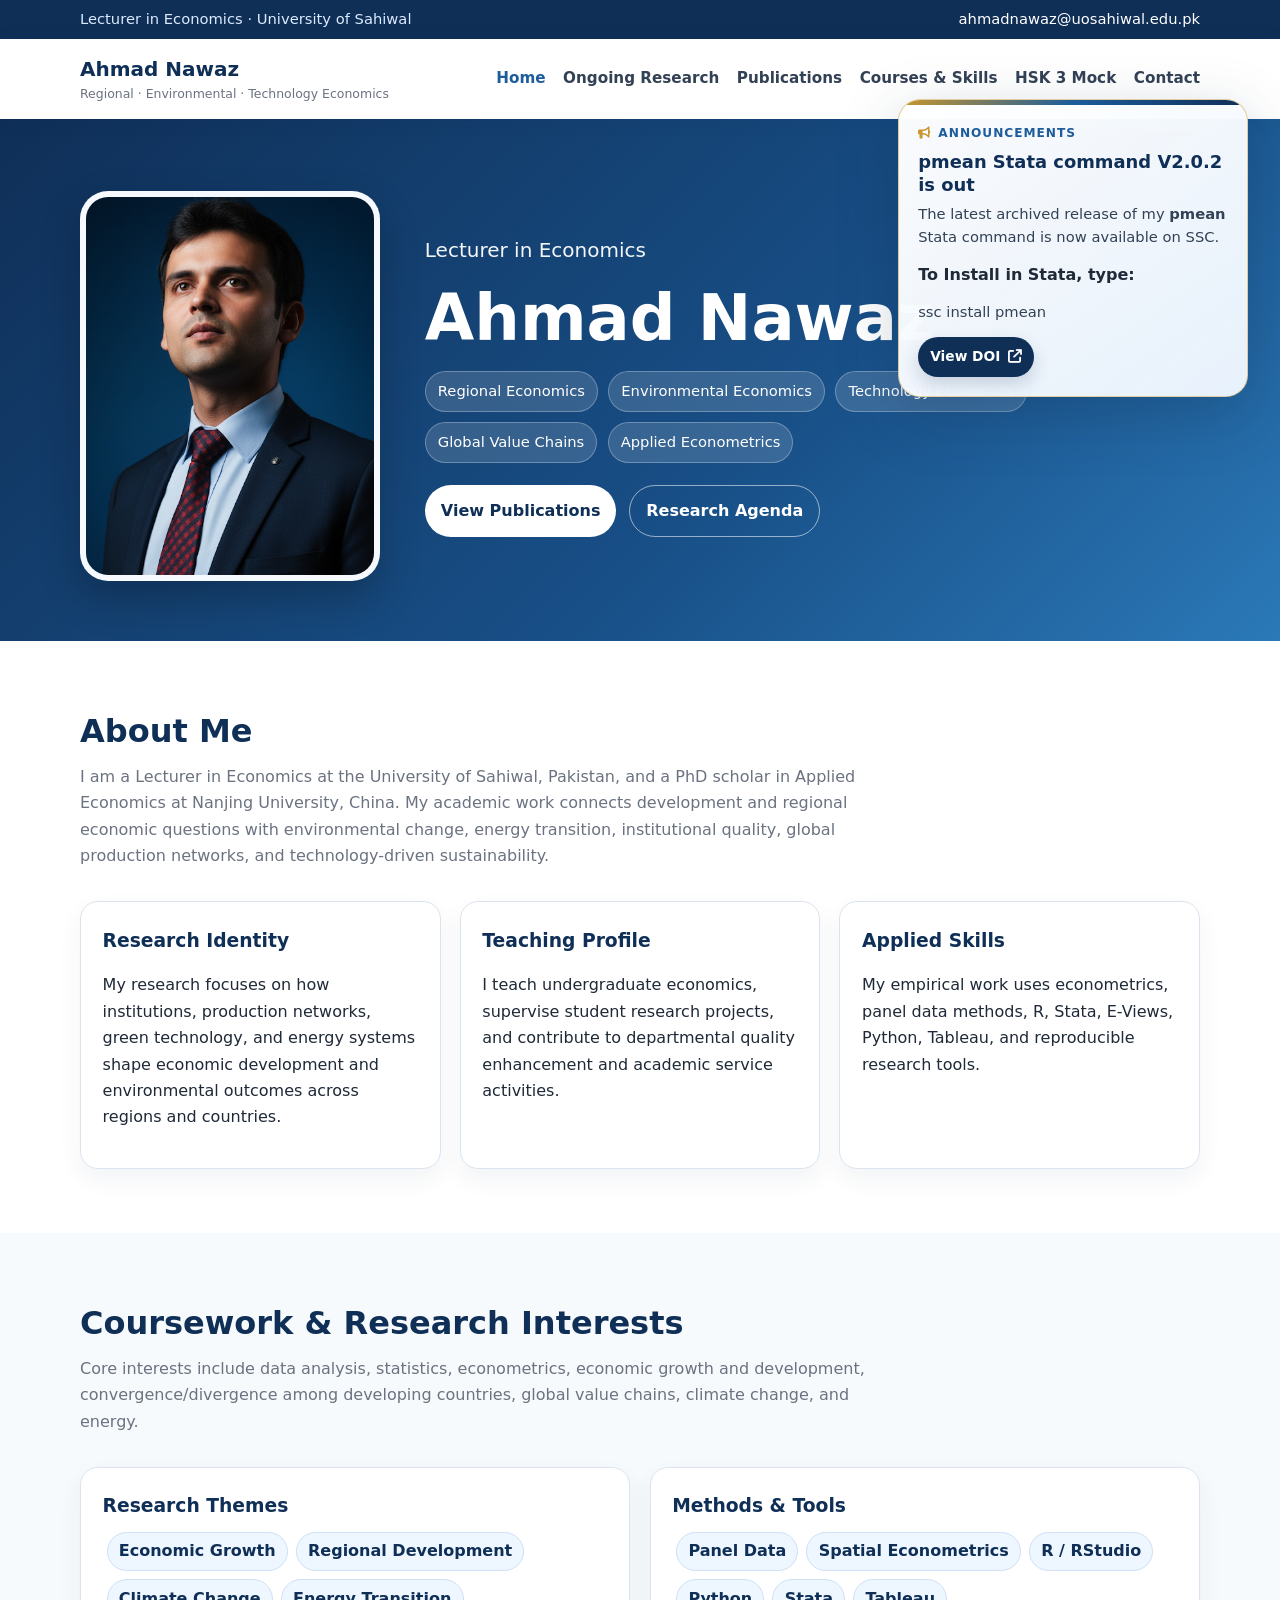
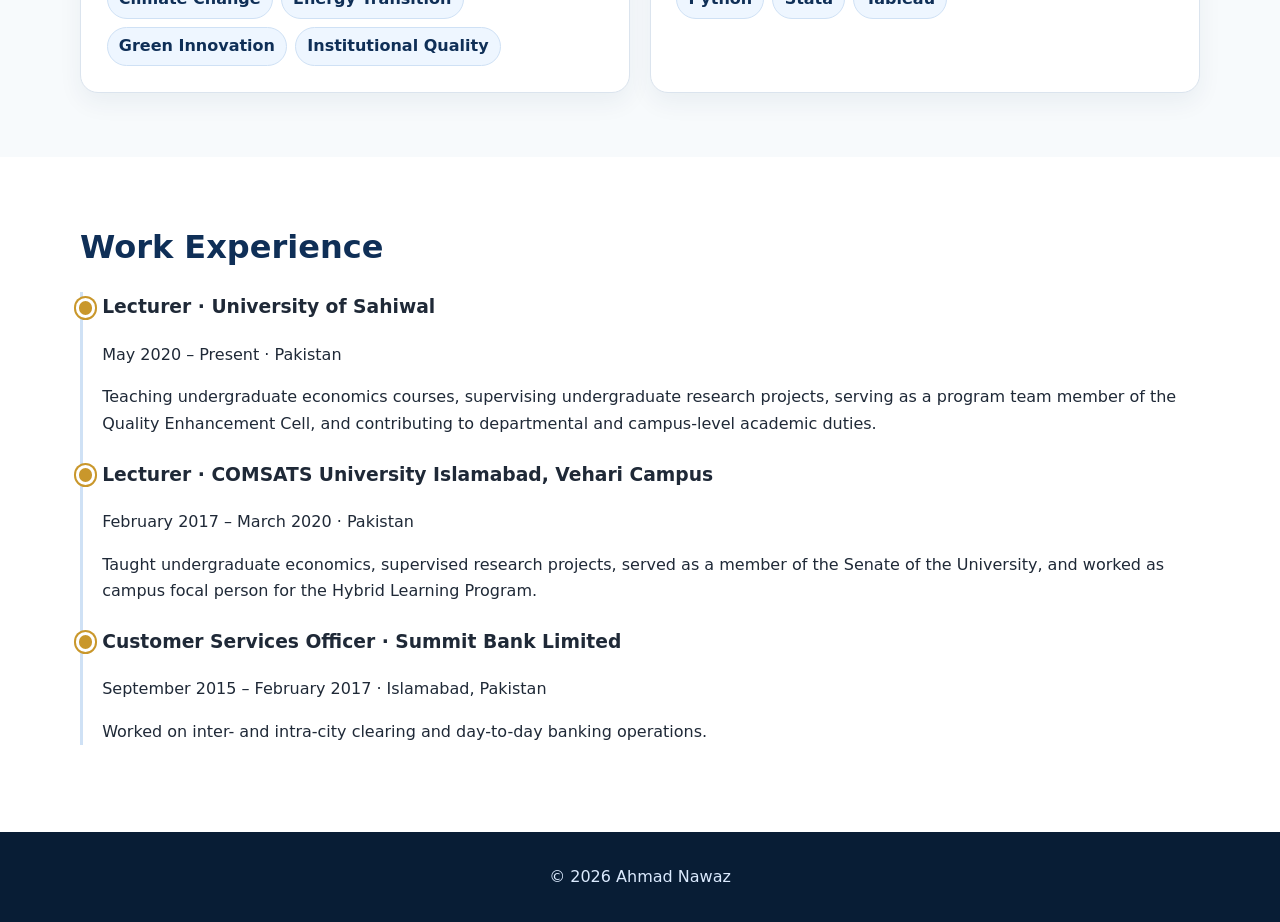
<file: index.html>
<!DOCTYPE html><html lang="en"><head><meta charset="UTF-8"><meta name="viewport" content="width=device-width, initial-scale=1.0"><title>Ahmad Nawaz | Applied Economics Researcher</title><link rel="stylesheet" href="styles.css"><link rel="stylesheet" href="https://cdnjs.cloudflare.com/ajax/libs/font-awesome/6.4.0/css/all.min.css"></head><body>
<div class="topbar"><div class="container"><span>Lecturer in Economics · University of Sahiwal</span><span><a href="mailto:ahmadnawaz@uosahiwal.edu.pk">ahmadnawaz@uosahiwal.edu.pk</a></span></div></div>
<nav class="navbar"><div class="container nav-inner"><a class="brand" href="index.html">Ahmad Nawaz<span>Regional · Environmental · Technology Economics</span></a><div class="nav-links"><a class="active" href="index.html">Home</a><a href="ongoing-research.html">Ongoing Research</a><a href="publications.html">Publications</a><a href="courses-skills.html">Courses & Skills</a><a href="hsk3-mock.html">HSK 3 Mock</a><a href="contact.html">Contact</a></div></div></nav>
<aside class="announcement-float" aria-label="Announcement: pmean Stata command V1.2.0 release">
  <div class="announcement-card">
    <div class="announcement-kicker"><i class="fa-solid fa-bullhorn" aria-hidden="true"></i><span>Announcements</span></div>
    <p class="announcement-title">pmean Stata command V2.0.2 is out</p>
    <p>The latest archived release of my <strong>pmean</strong> Stata command is now available on SSC.</p> 
    </p><strong>To Install in Stata, type:</strong></p>
    <p>ssc install pmean</p>
    <a class="announcement-link" href="https://doi.org/10.5281/zenodo.20079459" target="_blank" rel="noopener noreferrer">View DOI <i class="fa-solid fa-arrow-up-right-from-square" aria-hidden="true"></i></a>
  </div>
</aside>
<header class="hero"><div class="container hero-grid"><div class="photo-frame"><img class="profile-photo" src="assets/profile.jpg" alt="Photo of Ahmad Nawaz" onerror="this.src='https://via.placeholder.com/440x560.png?text=Ahmad+Nawaz'"></div><div><p class="tagline">Lecturer in Economics</p><h1>Ahmad Nawaz</h1><div class="pill-row"><span class="pill">Regional Economics</span><span class="pill">Environmental Economics</span><span class="pill">Technology Economics</span><span class="pill">Global Value Chains</span><span class="pill">Applied Econometrics</span></div><div class="button-row"><a class="btn primary" href="publications.html">View Publications</a><a class="btn secondary" href="ongoing-research.html">Research Agenda</a></div></div></div></header>
<section class="section alt"><div class="container"><h2 class="section-title">About Me</h2><p class="section-lead">I am a Lecturer in Economics at the University of Sahiwal, Pakistan, and a PhD scholar in Applied Economics at Nanjing University, China. My academic work connects development and regional economic questions with environmental change, energy transition, institutional quality, global production networks, and technology-driven sustainability.</p><div class="grid three"><div class="card"><h3>Research Identity</h3><p>My research focuses on how institutions, production networks, green technology, and energy systems shape economic development and environmental outcomes across regions and countries.</p></div><div class="card"><h3>Teaching Profile</h3><p>I teach undergraduate economics, supervise student research projects, and contribute to departmental quality enhancement and academic service activities.</p></div><div class="card"><h3>Applied Skills</h3><p>My empirical work uses econometrics, panel data methods, R, Stata, E-Views, Python, Tableau, and reproducible research tools.</p></div></div></div></section>
<section class="section"><div class="container"><h2 class="section-title">Coursework & Research Interests</h2><p class="section-lead">Core interests include data analysis, statistics, econometrics, economic growth and development, convergence/divergence among developing countries, global value chains, climate change, and energy.</p><div class="grid two"><div class="card"><h3>Research Themes</h3><span class="badge">Economic Growth</span><span class="badge">Regional Development</span><span class="badge">Climate Change</span><span class="badge">Energy Transition</span><span class="badge">Green Innovation</span><span class="badge">Institutional Quality</span></div><div class="card"><h3>Methods & Tools</h3><span class="badge">Panel Data</span><span class="badge">Spatial Econometrics</span><span class="badge">R / RStudio</span><span class="badge">Python</span><span class="badge">Stata</span><span class="badge">Tableau</span></div></div></div></section>
<section class="section alt"><div class="container"><h2 class="section-title">Work Experience</h2><div class="timeline"><div class="timeline-item"><h3>Lecturer · University of Sahiwal</h3><p class="meta">May 2020 – Present · Pakistan</p><p>Teaching undergraduate economics courses, supervising undergraduate research projects, serving as a program team member of the Quality Enhancement Cell, and contributing to departmental and campus-level academic duties.</p></div><div class="timeline-item"><h3>Lecturer · COMSATS University Islamabad, Vehari Campus</h3><p class="meta">February 2017 – March 2020 · Pakistan</p><p>Taught undergraduate economics, supervised research projects, served as a member of the Senate of the University, and worked as campus focal person for the Hybrid Learning Program.</p></div><div class="timeline-item"><h3>Customer Services Officer · Summit Bank Limited</h3><p class="meta">September 2015 – February 2017 · Islamabad, Pakistan</p><p>Worked on inter- and intra-city clearing and day-to-day banking operations.</p></div></div></div></section>
<footer class="footer"><div class="container">© 2026 Ahmad Nawaz
</file>
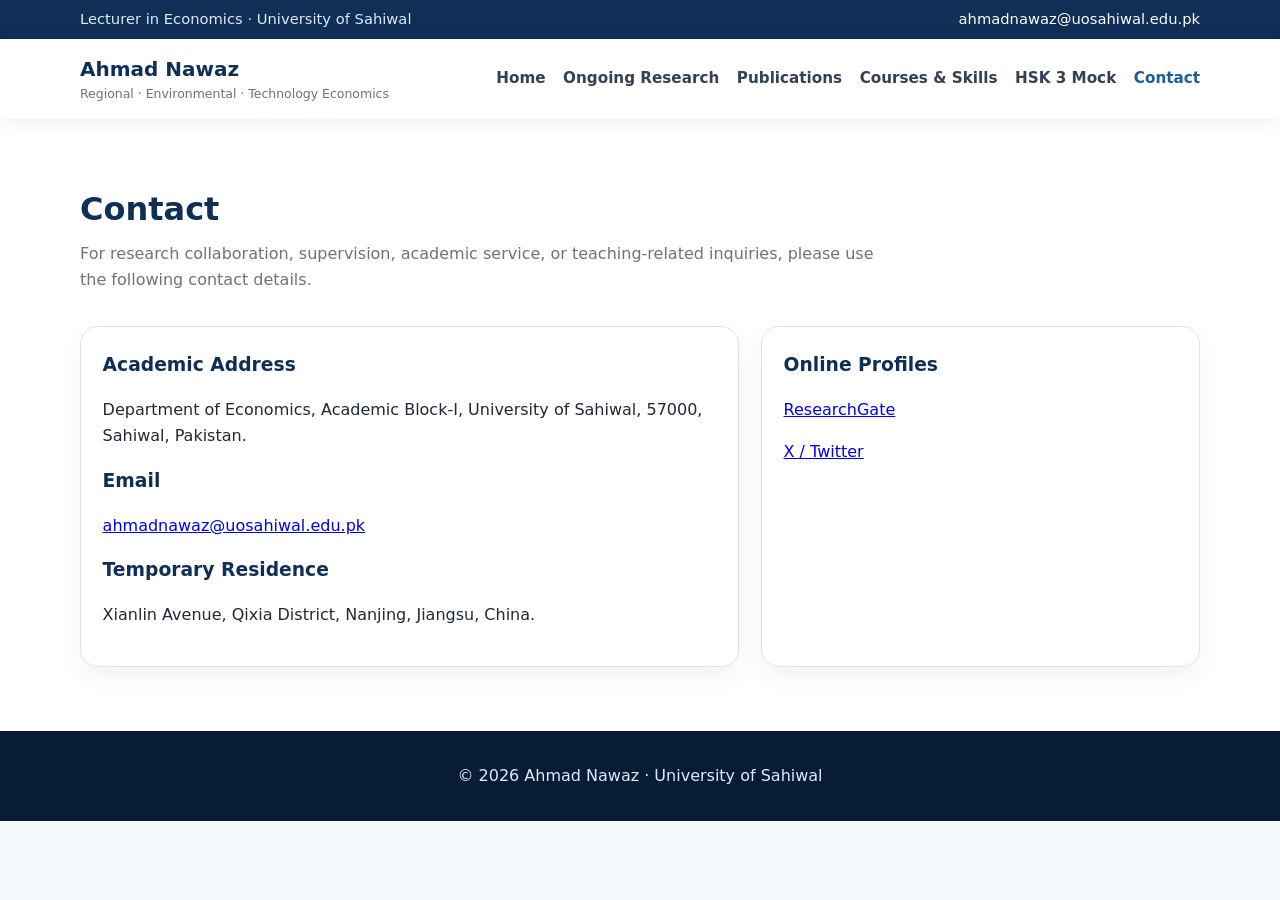
<file: contact.html>
<!DOCTYPE html><html lang="en"><head><meta charset="UTF-8"><meta name="viewport" content="width=device-width, initial-scale=1.0"><title>Contact | Ahmad Nawaz</title><link rel="stylesheet" href="styles.css"><link rel="stylesheet" href="https://cdnjs.cloudflare.com/ajax/libs/font-awesome/6.4.0/css/all.min.css"></head><body>
<div class="topbar"><div class="container"><span>Lecturer in Economics · University of Sahiwal</span><span><a href="mailto:ahmadnawaz@uosahiwal.edu.pk">ahmadnawaz@uosahiwal.edu.pk</a></span></div></div><nav class="navbar"><div class="container nav-inner"><a class="brand" href="index.html">Ahmad Nawaz<span>Regional · Environmental · Technology Economics</span></a><div class="nav-links"><a href="index.html">Home</a><a href="ongoing-research.html">Ongoing Research</a><a href="publications.html">Publications</a><a href="courses-skills.html">Courses & Skills</a><a href="hsk3-mock.html">HSK 3 Mock</a><a class="active" href="contact.html">Contact</a></div></div></nav>
<section class="section alt"><div class="container"><h1 class="section-title">Contact</h1><p class="section-lead">For research collaboration, supervision, academic service, or teaching-related inquiries, please use the following contact details.</p><div class="contact-grid"><div class="card"><h3>Academic Address</h3><p>Department of Economics, Academic Block-I, University of Sahiwal, 57000, Sahiwal, Pakistan.</p><h3>Email</h3><p><a href="mailto:ahmadnawaz@uosahiwal.edu.pk">ahmadnawaz@uosahiwal.edu.pk</a></p><h3>Temporary Residence</h3><p>Xianlin Avenue, Qixia District, Nanjing, Jiangsu, China.</p></div><div class="card"><h3>Online Profiles</h3><p><a href="https://www.researchgate.net/profile/Ahmad-Nawaz-22">ResearchGate</a></p><p><a href="https://twitter.com/Ahmad_QAU">X / Twitter</a></p><p><a </p></div></div></div></section>
<footer class="footer"><div class="container">© 2026 Ahmad Nawaz · University of Sahiwal</div></footer></body></html>
</file>
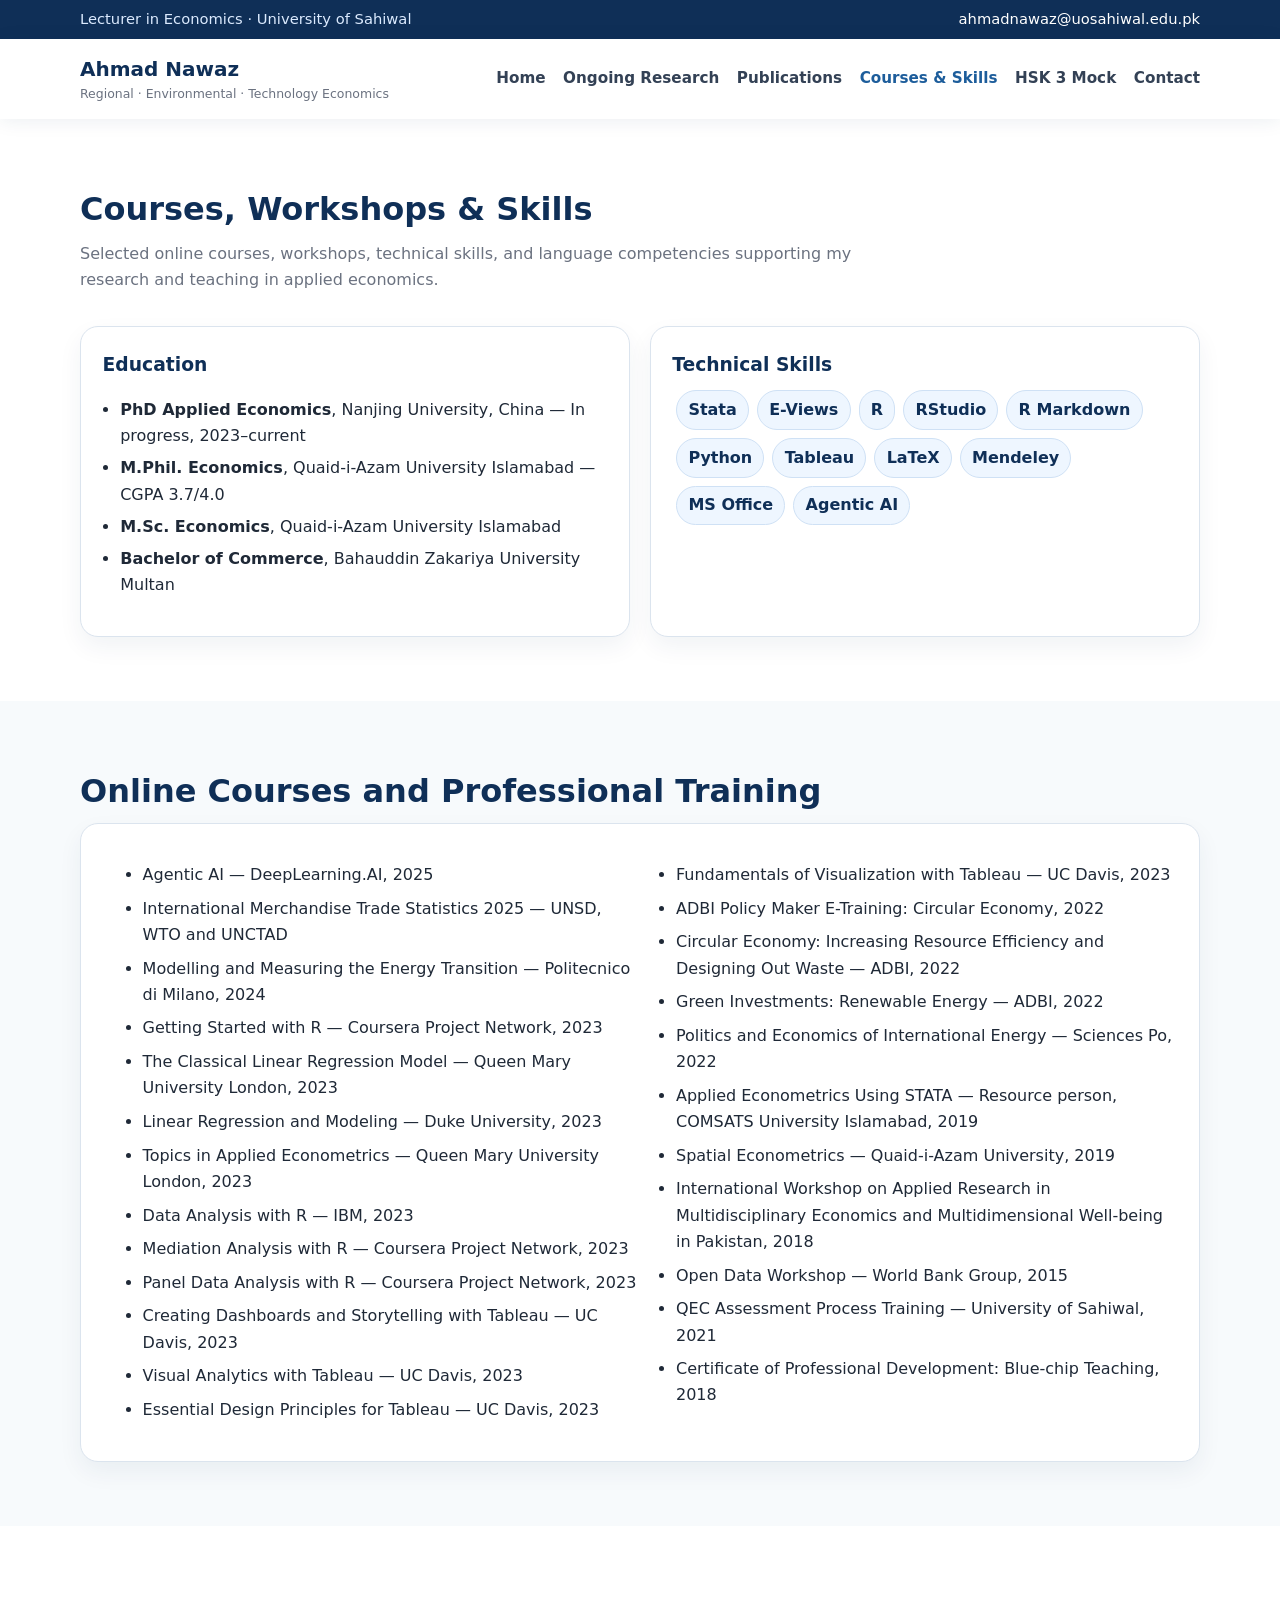
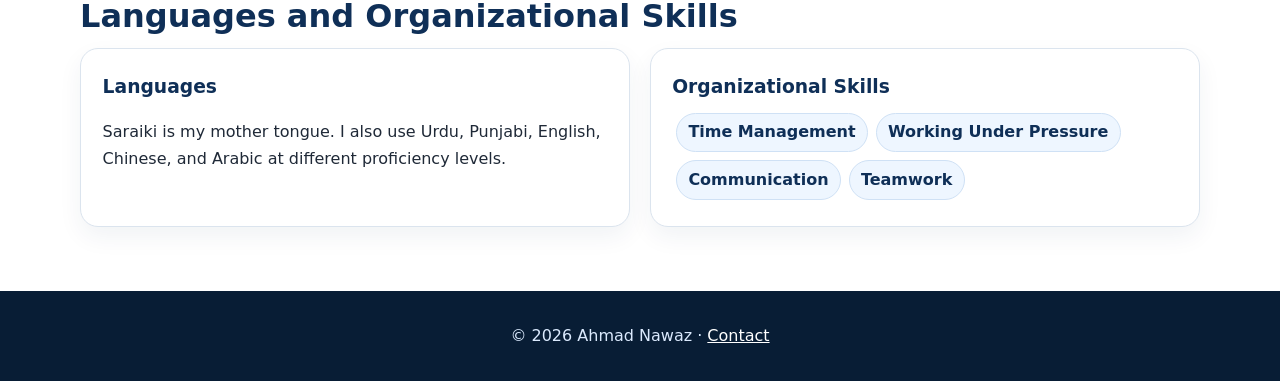
<file: courses-skills.html>
<!DOCTYPE html><html lang="en"><head><meta charset="UTF-8"><meta name="viewport" content="width=device-width, initial-scale=1.0"><title>Courses & Skills | Ahmad Nawaz</title><link rel="stylesheet" href="styles.css"></head><body>
<div class="topbar"><div class="container"><span>Lecturer in Economics · University of Sahiwal</span><span><a href="mailto:ahmadnawaz@uosahiwal.edu.pk">ahmadnawaz@uosahiwal.edu.pk</a></span></div></div><nav class="navbar"><div class="container nav-inner"><a class="brand" href="index.html">Ahmad Nawaz<span>Regional · Environmental · Technology Economics</span></a><div class="nav-links"><a href="index.html">Home</a><a href="ongoing-research.html">Ongoing Research</a><a href="publications.html">Publications</a><a class="active" href="courses-skills.html">Courses & Skills</a><a href="hsk3-mock.html">HSK 3 Mock</a><a href="contact.html">Contact</a></div></div></nav>
<section class="section alt"><div class="container"><h1 class="section-title">Courses, Workshops & Skills</h1><p class="section-lead">Selected online courses, workshops, technical skills, and language competencies supporting my research and teaching in applied economics.</p><div class="grid two"><div class="card"><h3>Education</h3><ul class="list-clean"><li><strong>PhD Applied Economics</strong>, Nanjing University, China — In progress, 2023–current</li><li><strong>M.Phil. Economics</strong>, Quaid-i-Azam University Islamabad — CGPA 3.7/4.0</li><li><strong>M.Sc. Economics</strong>, Quaid-i-Azam University Islamabad</li><li><strong>Bachelor of Commerce</strong>, Bahauddin Zakariya University Multan</li></ul></div><div class="card"><h3>Technical Skills</h3><span class="badge">Stata</span><span class="badge">E-Views</span><span class="badge">R</span><span class="badge">RStudio</span><span class="badge">R Markdown</span><span class="badge">Python</span><span class="badge">Tableau</span><span class="badge">LaTeX</span><span class="badge">Mendeley</span><span class="badge">MS Office</span><span class="badge">Agentic AI</span></div></div></div></section>
<section class="section"><div class="container"><h2 class="section-title">Online Courses and Professional Training</h2><div class="card"><ul class="course-list"><li>Agentic AI — DeepLearning.AI, 2025</li><li>International Merchandise Trade Statistics 2025 — UNSD, WTO and UNCTAD</li><li>Modelling and Measuring the Energy Transition — Politecnico di Milano, 2024</li><li>Getting Started with R — Coursera Project Network, 2023</li><li>The Classical Linear Regression Model — Queen Mary University London, 2023</li><li>Linear Regression and Modeling — Duke University, 2023</li><li>Topics in Applied Econometrics — Queen Mary University London, 2023</li><li>Data Analysis with R — IBM, 2023</li><li>Mediation Analysis with R — Coursera Project Network, 2023</li><li>Panel Data Analysis with R — Coursera Project Network, 2023</li><li>Creating Dashboards and Storytelling with Tableau — UC Davis, 2023</li><li>Visual Analytics with Tableau — UC Davis, 2023</li><li>Essential Design Principles for Tableau — UC Davis, 2023</li><li>Fundamentals of Visualization with Tableau — UC Davis, 2023</li><li>ADBI Policy Maker E-Training: Circular Economy, 2022</li><li>Circular Economy: Increasing Resource Efficiency and Designing Out Waste — ADBI, 2022</li><li>Green Investments: Renewable Energy — ADBI, 2022</li><li>Politics and Economics of International Energy — Sciences Po, 2022</li><li>Applied Econometrics Using STATA — Resource person, COMSATS University Islamabad, 2019</li><li>Spatial Econometrics — Quaid-i-Azam University, 2019</li><li>International Workshop on Applied Research in Multidisciplinary Economics and Multidimensional Well-being in Pakistan, 2018</li><li>Open Data Workshop — World Bank Group, 2015</li><li>QEC Assessment Process Training — University of Sahiwal, 2021</li><li>Certificate of Professional Development: Blue-chip Teaching, 2018</li></ul></div></div></section>
<section class="section alt"><div class="container"><h2 class="section-title">Languages and Organizational Skills</h2><div class="grid two"><div class="card"><h3>Languages</h3><p>Saraiki is my mother tongue. I also use Urdu, Punjabi, English, Chinese, and Arabic at different proficiency levels.</p></div><div class="card"><h3>Organizational Skills</h3><span class="badge">Time Management</span><span class="badge">Working Under Pressure</span><span class="badge">Communication</span><span class="badge">Teamwork</span></div></div></div></section>
<footer class="footer"><div class="container">© 2026 Ahmad Nawaz · <a href="contact.html">Contact</a></div></footer></body></html>
</file>
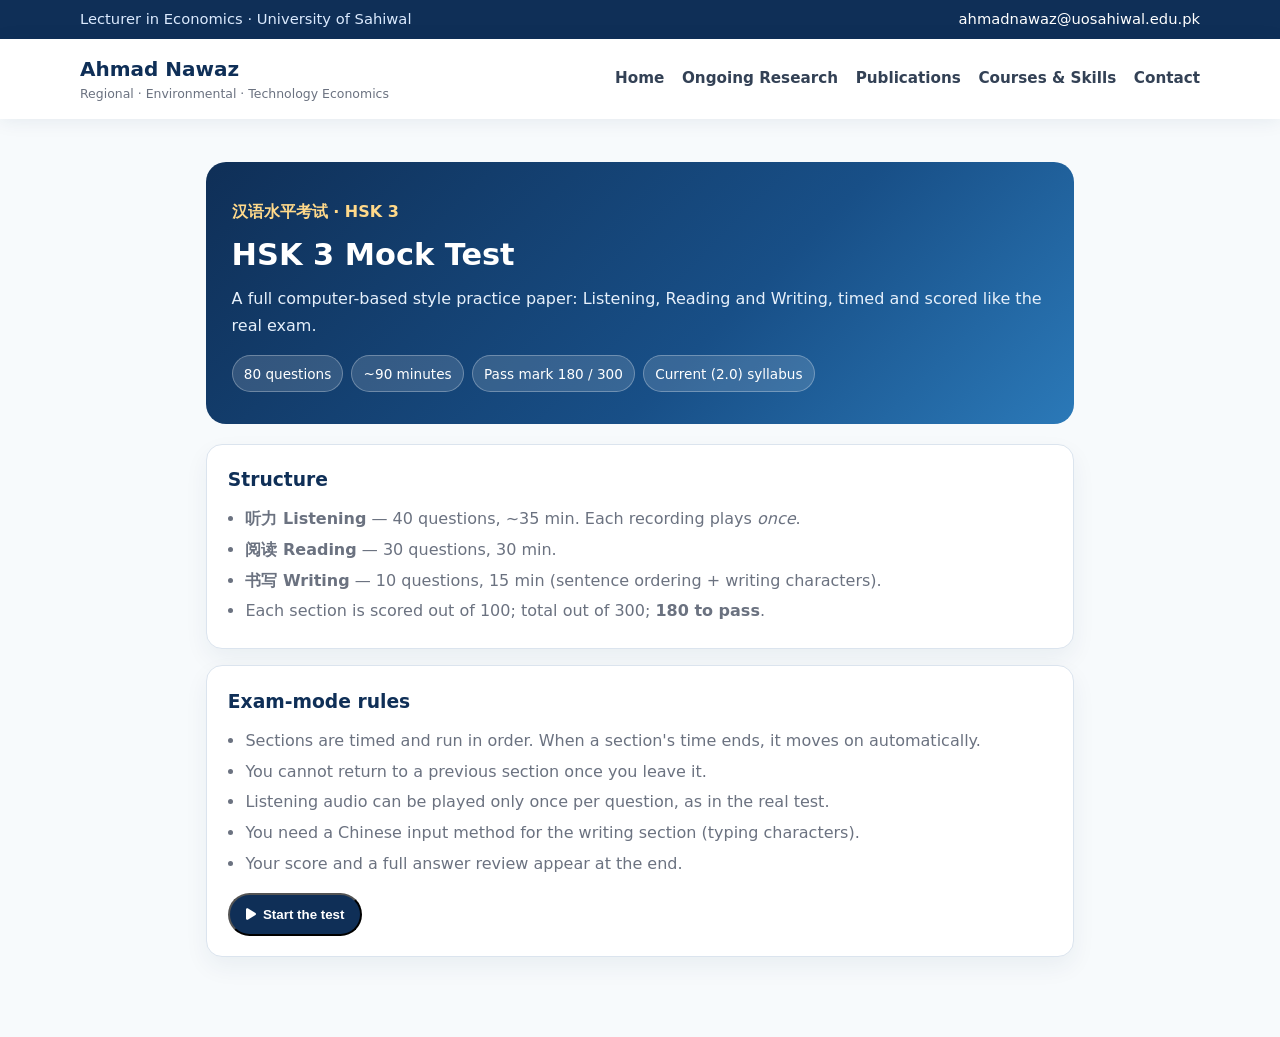
<file: hsk3-mock.html>
<!DOCTYPE html>
<html lang="en">
<head>
<meta charset="UTF-8">
<meta name="viewport" content="width=device-width, initial-scale=1.0">
<title>HSK 3 Mock Test | Ahmad Nawaz</title>
<link rel="stylesheet" href="styles.css">
<link rel="stylesheet" href="https://cdnjs.cloudflare.com/ajax/libs/font-awesome/6.4.0/css/all.min.css">
<style>
  /* ---- HSK mock, built on the site tokens (navy/blue/gold/Inter) ---- */
  .hsk-wrap{max-width:900px;margin:0 auto;padding:1.5rem 1rem 4rem}
  .hsk-hero{background:linear-gradient(135deg,var(--navy),#184f87 60%,#2b79b8);color:#fff;border-radius:20px;padding:2rem 1.6rem;margin:1.2rem 0}
  .hsk-hero h1{margin:.2rem 0 .4rem;font-size:1.9rem}
  .hsk-hero p{margin:.3rem 0;color:#e6f0fb}
  .hsk-badges{margin-top:1rem;display:flex;flex-wrap:wrap;gap:.5rem}
  .hsk-badges .pill{background:rgba(255,255,255,.14);border:1px solid rgba(255,255,255,.28);padding:.4rem .7rem;border-radius:999px;font-size:.85rem}
  .hsk-card{background:#fff;border:1px solid var(--line);border-radius:16px;padding:1.2rem 1.3rem;box-shadow:0 10px 24px rgba(15,47,87,.06);margin:1rem 0}
  .hsk-card h3{margin:.1rem 0 .6rem;color:var(--navy)}
  .hsk-rules{margin:.4rem 0 0;padding-left:1.1rem;color:var(--muted)}
  .hsk-rules li{margin:.28rem 0}
  .btn.gold{background:var(--gold);color:#fff}
  .btn.navy{background:var(--navy);color:#fff}
  .btn.ghost{background:#fff;color:var(--navy);border:1px solid var(--line)}
  .btn[disabled]{opacity:.5;cursor:not-allowed}

  /* exam shell */
  .exam-topbar{position:sticky;top:0;z-index:30;background:rgba(255,255,255,.97);backdrop-filter:blur(8px);border-bottom:1px solid var(--line);
    display:flex;align-items:center;justify-content:space-between;gap:.8rem;padding:.6rem 1rem;flex-wrap:wrap}
  .exam-sec{font-weight:800;color:var(--navy)}
  .exam-sec small{display:block;font-weight:600;color:var(--muted)}
  .timer{font-variant-numeric:tabular-nums;font-weight:800;font-size:1.15rem;color:var(--navy);background:var(--sky);border:1px solid #cfe1f5;border-radius:999px;padding:.35rem .9rem}
  .timer.warn{color:#b45309;background:#fff7ed;border-color:#fed7aa}
  .timer.danger{color:#b91c1c;background:#fef2f2;border-color:#fecaca}

  .navigator{display:flex;flex-wrap:wrap;gap:.35rem;margin:.4rem 0 0}
  .navigator button{width:34px;height:34px;border-radius:8px;border:1px solid var(--line);background:#fff;color:var(--ink);font-weight:700;cursor:pointer;font-size:.82rem}
  .navigator button.answered{background:var(--navy);color:#fff;border-color:var(--navy)}
  .navigator button.current{outline:2px solid var(--gold);outline-offset:1px}

  .part-head{margin:1.4rem 0 .4rem;padding-bottom:.3rem;border-bottom:2px solid var(--line)}
  .part-head h2{margin:0;color:var(--navy);font-size:1.2rem}
  .part-head p{margin:.2rem 0 0;color:var(--muted);font-size:.92rem}

  .q{scroll-margin-top:120px;border:1px solid var(--line);border-radius:14px;padding:1rem 1.1rem;margin:.8rem 0;background:#fff}
  .q .qn{display:inline-flex;align-items:center;justify-content:center;min-width:30px;height:30px;border-radius:8px;background:var(--sky);color:var(--navy);font-weight:800;margin-right:.5rem}
  .q .zh{font-size:1.15rem;line-height:1.9}
  .imgrow{display:flex;flex-wrap:wrap;gap:.6rem;margin:.6rem 0}
  .imgtile{border:1px solid var(--line);border-radius:12px;padding:.6rem .7rem;text-align:center;min-width:92px}
  .imgtile .emoji{font-size:2rem;display:block}
  .imgtile .lab{font-size:.85rem;color:var(--muted);margin-top:.2rem}
  .imgtile .tag{font-weight:800;color:var(--navy)}

  .opts{display:flex;flex-direction:column;gap:.5rem;margin-top:.6rem}
  .opt{display:flex;align-items:center;gap:.6rem;border:1px solid var(--line);border-radius:10px;padding:.6rem .8rem;cursor:pointer;background:#fff}
  .opt:hover{border-color:var(--blue)}
  .opt.sel{border-color:var(--navy);background:var(--sky)}
  .opt .key{font-weight:800;color:var(--navy);min-width:1.3rem}
  .tf{display:flex;gap:.6rem;margin-top:.6rem}
  .tf .opt{flex:1;justify-content:center;font-weight:700}

  .audio-btn{display:inline-flex;align-items:center;gap:.4rem;background:var(--navy);color:#fff;border:0;border-radius:999px;padding:.5rem .9rem;font-weight:700;cursor:pointer}
  .audio-btn[disabled]{background:#9aa7b6}
  .audio-note{font-size:.82rem;color:var(--muted);margin-left:.5rem}

  .bank{display:flex;flex-wrap:wrap;gap:.5rem;margin:.4rem 0 .8rem;padding:.6rem;border:1px dashed var(--line);border-radius:10px;background:var(--sky)}
  .bank .bw{font-weight:700;color:var(--navy)}
  .passage{background:var(--sky);border:1px solid #cfe1f5;border-radius:10px;padding:.7rem .9rem;margin:.3rem 0 .6rem;line-height:1.9}

  .chips{display:flex;flex-wrap:wrap;gap:.5rem;margin:.5rem 0}
  .chip{border:1px solid var(--line);border-radius:10px;padding:.45rem .7rem;background:#fff;cursor:pointer;font-size:1.05rem}
  .chip.used{opacity:.35;pointer-events:none}
  .answer-line{min-height:44px;border:1px dashed var(--blue);border-radius:10px;padding:.5rem .7rem;background:#fff;font-size:1.15rem;display:flex;align-items:center;gap:.35rem;flex-wrap:wrap}
  .answer-line .built{color:var(--navy);font-weight:700}
  .charblank{display:inline-block;min-width:2.4rem;border-bottom:2px solid var(--navy);text-align:center}
  .charin{width:3rem;font-size:1.3rem;text-align:center;border:1px solid var(--line);border-radius:8px;padding:.2rem}
  .pin{color:var(--gold);font-weight:700}

  .footer-bar{position:sticky;bottom:0;background:rgba(255,255,255,.97);border-top:1px solid var(--line);padding:.7rem 1rem;display:flex;justify-content:space-between;gap:.6rem;flex-wrap:wrap}

  /* result */
  .score-big{font-size:3rem;font-weight:800;color:var(--navy);line-height:1}
  .score-row{display:flex;flex-wrap:wrap;gap:.8rem;margin:1rem 0}
  .score-tile{flex:1;min-width:150px;border:1px solid var(--line);border-radius:12px;padding:1rem;text-align:center}
  .score-tile .v{font-size:1.7rem;font-weight:800;color:var(--navy)}
  .score-tile .l{color:var(--muted);font-size:.85rem;margin-top:.2rem}
  .verdict{display:inline-block;padding:.4rem 1rem;border-radius:999px;font-weight:800}
  .verdict.pass{background:#dcfce7;color:#166534}
  .verdict.fail{background:#fef2f2;color:#b91c1c}
  .rev-q{border:1px solid var(--line);border-radius:10px;padding:.7rem .9rem;margin:.5rem 0}
  .rev-q.ok{border-left:4px solid #16a34a}
  .rev-q.no{border-left:4px solid #dc2626}
  .rev-tag{font-weight:700}
  .hidden{display:none}
  @media(max-width:560px){.hsk-hero h1{font-size:1.5rem}.q .zh{font-size:1.05rem}}
</style>
</head>
<body>

<div class="topbar"><div class="container"><span>Lecturer in Economics · University of Sahiwal</span><span><a href="mailto:ahmadnawaz@uosahiwal.edu.pk">ahmadnawaz@uosahiwal.edu.pk</a></span></div></div>
<nav class="navbar"><div class="container nav-inner"><a class="brand" href="index.html">Ahmad Nawaz<span>Regional · Environmental · Technology Economics</span></a><div class="nav-links"><a href="index.html">Home</a><a href="ongoing-research.html">Ongoing Research</a><a href="publications.html">Publications</a><a href="courses-skills.html">Courses & Skills</a><a href="contact.html">Contact</a></div></div></nav>

<!-- ===== START SCREEN ===== -->
<div id="startScreen" class="hsk-wrap">
  <div class="hsk-hero">
    <p class="tagline" style="color:#ffd98a;font-weight:700">汉语水平考试 · HSK 3</p>
    <h1>HSK 3 Mock Test</h1>
    <p>A full computer-based style practice paper: Listening, Reading and Writing, timed and scored like the real exam.</p>
    <div class="hsk-badges">
      <span class="pill">80 questions</span>
      <span class="pill">~90 minutes</span>
      <span class="pill">Pass mark 180 / 300</span>
      <span class="pill">Current (2.0) syllabus</span>
    </div>
  </div>

  <div class="hsk-card">
    <h3>Structure</h3>
    <ul class="hsk-rules">
      <li><strong>听力 Listening</strong> — 40 questions, ~35 min. Each recording plays <em>once</em>.</li>
      <li><strong>阅读 Reading</strong> — 30 questions, 30 min.</li>
      <li><strong>书写 Writing</strong> — 10 questions, 15 min (sentence ordering + writing characters).</li>
      <li>Each section is scored out of 100; total out of 300; <strong>180 to pass</strong>.</li>
    </ul>
  </div>

  <div class="hsk-card">
    <h3>Exam-mode rules</h3>
    <ul class="hsk-rules">
      <li>Sections are timed and run in order. When a section's time ends, it moves on automatically.</li>
      <li>You cannot return to a previous section once you leave it.</li>
      <li>Listening audio can be played only once per question, as in the real test.</li>
      <li>You need a Chinese input method for the writing section (typing characters).</li>
      <li>Your score and a full answer review appear at the end.</li>
    </ul>
    <div style="margin-top:1rem">
      <button class="btn navy" id="startBtn"><i class="fa-solid fa-play"></i> Start the test</button>
      <span class="audio-note" id="audioWarn"></span>
    </div>
  </div>
</div>

<!-- ===== EXAM ===== -->
<div id="examScreen" class="hidden">
  <div class="exam-topbar">
    <div class="exam-sec" id="secLabel">听力 Listening<small id="secSub">Part 1</small></div>
    <div class="timer" id="timer">35:00</div>
  </div>
  <div class="hsk-wrap">
    <div class="navigator" id="navigator"></div>
    <div id="questions"></div>
  </div>
  <div class="footer-bar">
    <span class="audio-note" id="progressNote"></span>
    <button class="btn gold" id="nextSecBtn"><i class="fa-solid fa-forward"></i> Finish section</button>
  </div>
</div>

<!-- ===== RESULT ===== -->
<div id="resultScreen" class="hidden hsk-wrap"></div>

<audio id="player"></audio>
<script src="hsk3-data.js"></script>
<script>
(function(){
  var D = window.HSK3;
  var AUDIO_DIR = "audio/"; // qN.mp3
  var state = { answers:{}, played:{}, order:["listening","reading","writing"], si:0, timers:{}, remaining:0, tick:null };

  // ---- flatten a section into an ordered list of "blocks" for rendering ----
  function listeningBlocks(){
    var b=[]; var L=D.listening;
    b.push({type:"parthead",title:"第一部分 · Listening Part 1",desc:L.part1.help});
    L.part1.groups.forEach(function(g){
      b.push({type:"imgset",images:g.images});
      shuffle(g.questions).forEach(function(q){ b.push({type:"listen_pic",q:q,images:g.images}); });
    });
    b.push({type:"parthead",title:"第二部分 · Listening Part 2",desc:L.part2.help});
    shuffle(L.part2.questions).forEach(function(q){ b.push({type:"listen_tf",q:q}); });
    b.push({type:"parthead",title:"第三部分 · Listening Part 3",desc:L.part3.help});
    shuffle(L.part3.questions).forEach(function(q){ b.push({type:"listen_mc",q:q}); });
    b.push({type:"parthead",title:"第四部分 · Listening Part 4",desc:L.part4.help});
    shuffle(L.part4.questions).forEach(function(q){ b.push({type:"listen_mc",q:q}); });
    return b;
  }
  function readingBlocks(){
    var b=[]; var R=D.reading;
    b.push({type:"parthead",title:"第一部分 · Reading Part 1",desc:R.part1.help});
    R.part1.groups.forEach(function(g){
      b.push({type:"matchset",answers:g.answers});
      shuffle(g.questions).forEach(function(q){ b.push({type:"read_match",q:q,answers:g.answers}); });
    });
    b.push({type:"parthead",title:"第二部分 · Reading Part 2",desc:R.part2.help});
    R.part2.groups.forEach(function(g){
      b.push({type:"bankset",bank:g.bank});
      shuffle(g.questions).forEach(function(q){ b.push({type:"read_bank",q:q,bank:g.bank}); });
    });
    b.push({type:"parthead",title:"第三部分 · Reading Part 3",desc:R.part3.help});
    shuffle(R.part3.questions).forEach(function(q){ b.push({type:"read_pass",q:q}); });
    return b;
  }
  function writingBlocks(){
    var b=[]; var W=D.writing;
    b.push({type:"parthead",title:"第一部分 · Writing Part 1",desc:W.part1.help});
    shuffle(W.part1.questions).forEach(function(q){ b.push({type:"write_order",q:q}); });
    b.push({type:"parthead",title:"第二部分 · Writing Part 2",desc:W.part2.help});
    shuffle(W.part2.questions).forEach(function(q){ b.push({type:"write_char",q:q}); });
    return b;
  }
  function blocksFor(sec){ return sec==="listening"?listeningBlocks():sec==="reading"?readingBlocks():writingBlocks(); }

  // ---- helpers ----
  function el(html){ var d=document.createElement("div"); d.innerHTML=html.trim(); return d.firstChild; }
  function shuffle(a){ a=a.slice(); for(var i=a.length-1;i>0;i--){var j=Math.floor(Math.random()*(i+1));var t=a[i];a[i]=a[j];a[j]=t;} return a; }
  function setAns(n,v){ state.answers[n]=v; refreshNav(); updateProgress(); }

  var SEC_META={listening:{zh:"听力 Listening",min:D.meta.timing_min.listening},
                reading:{zh:"阅读 Reading",min:D.meta.timing_min.reading},
                writing:{zh:"书写 Writing",min:D.meta.timing_min.writing}};

  // ---- rendering ----
  function render(){
    var sec=state.order[state.si];
    document.getElementById("secLabel").innerHTML = SEC_META[sec].zh + '<small id="secSub"></small>';
    var host=document.getElementById("questions"); host.innerHTML="";
    var blocks=blocksFor(sec); state.curBlocks=blocks;
    blocks.forEach(function(bl){ host.appendChild(renderBlock(bl,sec)); });
    buildNav(sec);
    updateProgress();
    document.getElementById("nextSecBtn").innerHTML = (state.si===state.order.length-1)
      ? '<i class="fa-solid fa-flag-checkered"></i> Finish & see score'
      : '<i class="fa-solid fa-forward"></i> Finish section';
    window.scrollTo(0,0);
  }

  function renderBlock(bl,sec){
    if(bl.type==="parthead") return el('<div class="part-head"><h2>'+bl.title+'</h2><p>'+bl.desc+'</p></div>');
    if(bl.type==="imgset"){
      var h='<div class="q"><div class="imgrow">'+bl.images.map(function(im){
        return '<div class="imgtile"><span class="tag">'+im.id+'</span><span class="emoji">'+im.emoji+'</span><span class="lab">'+im.label+'</span></div>';
      }).join("")+'</div></div>';
      return el(h);
    }
    if(bl.type==="matchset"){
      var h='<div class="q"><div style="font-weight:700;color:var(--navy);margin-bottom:.3rem">选项 Options</div>'+
        bl.answers.map(function(a){return '<div style="margin:.2rem 0"><b style="color:var(--navy)">'+a.id+'.</b> <span class="zh">'+a.text+'</span></div>';}).join("")+'</div>';
      return el(h);
    }
    if(bl.type==="bankset"){
      var h='<div class="q"><div class="bank">'+bl.bank.map(function(w){return '<span><b style="color:var(--navy)">'+w.id+'</b> <span class="bw">'+w.word+'</span></span>';}).join(" &nbsp; ")+'</div></div>';
      return el(h);
    }
    // question blocks
    var q=bl.q, n=q.n;
    var wrap=el('<div class="q" id="q'+n+'"></div>');
    var head='<div><span class="qn">'+n+'</span>';

    if(bl.type==="listen_pic"||bl.type==="listen_tf"||bl.type==="listen_mc"){
      head+='<button class="audio-btn" data-play="'+n+'"><i class="fa-solid fa-volume-high"></i> Play</button><span class="audio-note">plays once</span></div>';
      wrap.appendChild(el(head));
      if(bl.type==="listen_tf"){
        wrap.appendChild(el('<div class="zh" style="margin:.5rem 0">'+q.statement+'</div>'));
        var tf=el('<div class="tf"></div>');
        [["true","✓ 对 (correct)"],["false","✗ 错 (wrong)"]].forEach(function(o){
          var op=el('<div class="opt" data-n="'+n+'" data-v="'+o[0]+'"><span>'+o[1]+'</span></div>');
          op.onclick=function(){ selectSingle(n,o[0],op); }; tf.appendChild(op);
        });
        wrap.appendChild(tf);
      } else if(bl.type==="listen_mc"){
        wrap.appendChild(optionList(n,q.options));
      } else { // listen_pic: choose an image tag A-E
        var opts={}; bl.images.forEach(function(im){opts[im.id]=im.label+" "+im.emoji;});
        wrap.appendChild(optionList(n,opts));
      }
      return wrap;
    }

    if(bl.type==="read_match"){
      head+='</div>'; wrap.appendChild(el(head));
      wrap.appendChild(el('<div class="zh" style="margin:.3rem 0 .2rem">'+q.text+'</div>'));
      var opts={}; bl.answers.forEach(function(a){opts[a.id]=a.text;});
      wrap.appendChild(optionList(n,opts,true));
      return wrap;
    }
    if(bl.type==="read_bank"){
      head+='</div>'; wrap.appendChild(el(head));
      wrap.appendChild(el('<div class="zh" style="margin:.3rem 0 .2rem">'+q.text+'</div>'));
      var opts={}; bl.bank.forEach(function(w){opts[w.id]=w.word;});
      wrap.appendChild(optionList(n,opts));
      return wrap;
    }
    if(bl.type==="read_pass"){
      head+='</div>'; wrap.appendChild(el(head));
      wrap.appendChild(el('<div class="passage zh">'+q.passage+'</div>'));
      wrap.appendChild(el('<div class="zh" style="font-weight:700;margin:.2rem 0">'+q.q+'</div>'));
      wrap.appendChild(optionList(n,q.options));
      return wrap;
    }
    if(bl.type==="write_order"){
      head+='</div>'; wrap.appendChild(el(head));
      wrap.appendChild(el('<p class="audio-note">Click the words in the correct order. Click a placed word to remove it.</p>'));
      var line=el('<div class="answer-line"><span class="built"></span></div>');
      var chips=el('<div class="chips"></div>');
      var picked=[];
      var toks=shuffle(q.tokens);
      function redraw(){
        line.querySelector(".built").textContent = picked.join("");
        Array.prototype.forEach.call(chips.children,function(c){
          c.classList.toggle("used", picked.indexOf(c.dataset.tok+"#"+c.dataset.i)>=0);
        });
        setAns(n, picked.join(""));
      }
      toks.forEach(function(t,i){
        var c=el('<span class="chip" data-tok="'+t+'" data-i="'+i+'">'+t+'</span>');
        c.onclick=function(){ picked.push(t+"#"+i); redraw(); };
        // store display token separately
        c.dataset.tok=t; chips.appendChild(c);
      });
      // clicking the built line removes last
      line.onclick=function(){ if(picked.length){ picked.pop(); redraw(); } };
      // picked stores "tok#i"; but answer needs joined tokens -> adjust
      var origPush=picked.push.bind(picked);
      wrap.appendChild(chips); wrap.appendChild(line);
      // override redraw to use pure tokens
      redraw=function(){
        var pure=picked.map(function(p){return p.split("#")[0];});
        line.querySelector(".built").textContent=pure.join("");
        var usedset={}; picked.forEach(function(p){usedset[p]=1;});
        Array.prototype.forEach.call(chips.children,function(c){
          c.classList.toggle("used", usedset[c.dataset.tok+"#"+c.dataset.i]!=null);
        });
        setAns(n, pure.join(""));
      };
      return wrap;
    }
    if(bl.type==="write_char"){
      head+='</div>'; wrap.appendChild(el(head));
      var row=el('<div class="zh" style="margin:.4rem 0"></div>');
      row.appendChild(document.createTextNode(q.before));
      var pin=el('<span class="pin"> ['+q.pinyin+'] </span>');
      var inp=el('<input class="charin" maxlength="1" data-n="'+n+'" aria-label="write character">');
      inp.oninput=function(){ setAns(n, inp.value.trim()); };
      row.appendChild(pin); row.appendChild(inp);
      row.appendChild(document.createTextNode(q.after));
      wrap.appendChild(row);
      return wrap;
    }
    return wrap;
  }

  function optionList(n,opts,zhBig){
    var box=el('<div class="opts"></div>');
    shuffle(Object.keys(opts)).forEach(function(k){
      var op=el('<div class="opt" data-n="'+n+'" data-v="'+k+'"><span class="key">'+k+'</span><span class="'+(zhBig?"zh":"")+'">'+opts[k]+'</span></div>');
      op.onclick=function(){ selectSingle(n,k,op); };
      box.appendChild(op);
    });
    return box;
  }
  function selectSingle(n,v,elm){
    var box=elm.parentNode;
    Array.prototype.forEach.call(box.querySelectorAll(".opt"),function(o){o.classList.remove("sel");});
    elm.classList.add("sel"); setAns(n,v);
  }

  // ---- audio (play once) ----
  document.getElementById("questions").addEventListener("click",function(e){
    var btn=e.target.closest("[data-play]"); if(!btn) return;
    var n=btn.getAttribute("data-play");
    if(state.played[n]){ return; }
    var player=document.getElementById("player");
    player.src=AUDIO_DIR+"q"+n+".mp3";
    player.play().then(function(){
      btn.innerHTML='<i class="fa-solid fa-volume-high"></i> Playing…'; btn.disabled=true;
    }).catch(function(){
      btn.innerHTML='<i class="fa-solid fa-triangle-exclamation"></i> Audio missing'; btn.disabled=true;
    });
    player.onended=function(){ btn.innerHTML='<i class="fa-solid fa-check"></i> Played'; };
    state.played[n]=true;
  });

  // ---- navigator ----
  function sectionQNumbers(sec){
    var nums=[]; (state.curBlocks||blocksFor(sec)).forEach(function(b){ if(b.q) nums.push(b.q.n); });
    return nums;
  }
  function buildNav(sec){
    var nav=document.getElementById("navigator"); nav.innerHTML="";
    sectionQNumbers(sec).forEach(function(n){
      var b=el('<button data-goto="'+n+'">'+n+'</button>');
      b.onclick=function(){ var t=document.getElementById("q"+n); if(t) t.scrollIntoView({behavior:"smooth"}); };
      nav.appendChild(b);
    });
    refreshNav();
  }
  function refreshNav(){
    var sec=state.order[state.si];
    var nav=document.getElementById("navigator"); if(!nav) return;
    Array.prototype.forEach.call(nav.children,function(b){
      var n=b.getAttribute("data-goto");
      b.classList.toggle("answered", state.answers[n]!=null && state.answers[n]!=="");
    });
  }
  function updateProgress(){
    var sec=state.order[state.si]; var nums=sectionQNumbers(sec);
    var done=nums.filter(function(n){return state.answers[n]!=null && state.answers[n]!=="";}).length;
    document.getElementById("progressNote").textContent = done+" / "+nums.length+" answered in this section";
  }

  // ---- timer ----
  function startTimer(){
    var sec=state.order[state.si];
    state.remaining = SEC_META[sec].min*60;
    tickTimer();
    clearInterval(state.tick);
    state.tick=setInterval(function(){
      state.remaining--;
      if(state.remaining<=0){ clearInterval(state.tick); nextSection(true); }
      tickTimer();
    },1000);
  }
  function tickTimer(){
    var m=Math.floor(state.remaining/60), s=state.remaining%60;
    var t=document.getElementById("timer");
    t.textContent=(m<10?"0":"")+m+":"+(s<10?"0":"")+s;
    t.className="timer"+(state.remaining<=30?" danger":state.remaining<=120?" warn":"");
  }

  // ---- flow ----
  function nextSection(auto){
    clearInterval(state.tick);
    if(state.si>=state.order.length-1){ return finish(); }
    if(!auto){ if(!confirm("Finish this section and move on? You cannot come back.")) { startTimer(); return; } }
    state.si++; render(); startTimer();
  }
  document.getElementById("nextSecBtn").onclick=function(){ nextSection(false); };

  // ---- scoring ----
  function grade(){
    var res={listening:{c:0,t:0,items:[]},reading:{c:0,t:0,items:[]},writing:{c:0,t:0,items:[]}};
    function check(sec,n,correct,got,label,disp){
      var ok;
      if(sec==="writing"){
        var a=(got||"").replace(/\s|，|。|、/g,""); var b=(correct||"").replace(/\s|，|。|、/g,"");
        ok=a===b && a!=="";
      } else { ok = (got!=null) && (String(got)===String(correct)); }
      res[sec].t++; if(ok) res[sec].c++;
      res[sec].items.push({n:n,ok:ok,correct:disp||correct,got:got==null||got===""?"—":got,label:label});
    }
    var L=D.listening;
    L.part1.groups.forEach(function(g){g.questions.forEach(function(q){check("listening",q.n,q.answer,state.answers[q.n],"Listening · picture");});});
    L.part2.questions.forEach(function(q){check("listening",q.n,String(q.answer),state.answers[q.n],"Listening · true/false",q.answer?"✓ 对":"✗ 错");});
    L.part3.questions.forEach(function(q){check("listening",q.n,q.answer,state.answers[q.n],"Listening · dialogue");});
    L.part4.questions.forEach(function(q){check("listening",q.n,q.answer,state.answers[q.n],"Listening · dialogue");});
    var R=D.reading;
    R.part1.groups.forEach(function(g){g.questions.forEach(function(q){check("reading",q.n,q.answer,state.answers[q.n],"Reading · match");});});
    R.part2.groups.forEach(function(g){g.questions.forEach(function(q){check("reading",q.n,q.answer,state.answers[q.n],"Reading · gap-fill");});});
    R.part3.questions.forEach(function(q){check("reading",q.n,q.answer,state.answers[q.n],"Reading · passage");});
    var W=D.writing;
    W.part1.questions.forEach(function(q){check("writing",q.n,q.answer,state.answers[q.n],"Writing · order");});
    W.part2.questions.forEach(function(q){check("writing",q.n,q.answer,state.answers[q.n],"Writing · character");});
    return res;
  }
  function sectionScore(o){ return o.t?Math.round(o.c/o.t*100):0; }

  function finish(){
    clearInterval(state.tick);
    document.getElementById("examScreen").classList.add("hidden");
    var res=grade();
    var ls=sectionScore(res.listening), rs=sectionScore(res.reading), ws=sectionScore(res.writing);
    var total=ls+rs+ws, pass=total>=D.meta.pass;
    var host=document.getElementById("resultScreen"); host.classList.remove("hidden");
    var html='<div class="hsk-hero"><p class="tagline" style="color:#ffd98a;font-weight:700">HSK 3 · Result</p>'+
      '<h1>Your score</h1><div class="score-big">'+total+' <span style="font-size:1.2rem;font-weight:600">/ 300</span></div>'+
      '<p style="margin-top:.6rem"><span class="verdict '+(pass?"pass":"fail")+'">'+(pass?"PASS":"BELOW 180")+'</span> &nbsp; pass mark is 180</p></div>';
    html+='<div class="score-row">'+
      tile("听力 Listening",ls,res.listening)+tile("阅读 Reading",rs,res.reading)+tile("书写 Writing",ws,res.writing)+'</div>';
    html+='<div class="hsk-card"><h3>Answer review</h3><p class="audio-note">Green = correct, red = your answer differs. Writing ignores punctuation and spacing.</p><div id="review"></div></div>';
    html+='<div style="text-align:center;margin-top:1rem"><button class="btn navy" onclick="location.reload()"><i class="fa-solid fa-rotate-right"></i> Take it again</button></div>';
    host.innerHTML=html;
    var rev=host.querySelector("#review");
    ["listening","reading","writing"].forEach(function(sec){
      res[sec].items.forEach(function(it){
        rev.appendChild(el('<div class="rev-q '+(it.ok?"ok":"no")+'"><span class="rev-tag">Q'+it.n+'</span> · '+it.label+
          ' &nbsp; <span style="color:var(--muted)">correct:</span> <b>'+it.correct+'</b>'+
          (it.ok?'':' &nbsp; <span style="color:var(--muted)">you:</span> <b>'+it.got+'</b>')+'</div>'));
      });
    });
    window.scrollTo(0,0);
  }
  function tile(label,score,o){
    return '<div class="score-tile"><div class="v">'+score+'</div><div class="l">'+label+' — '+o.c+'/'+o.t+' correct</div></div>';
  }

  // ---- start ----
  document.getElementById("startBtn").onclick=function(){
    document.getElementById("startScreen").classList.add("hidden");
    document.getElementById("examScreen").classList.remove("hidden");
    state.si=0; render(); startTimer();
  };
})();
</script>
</body>
</html>
</file>
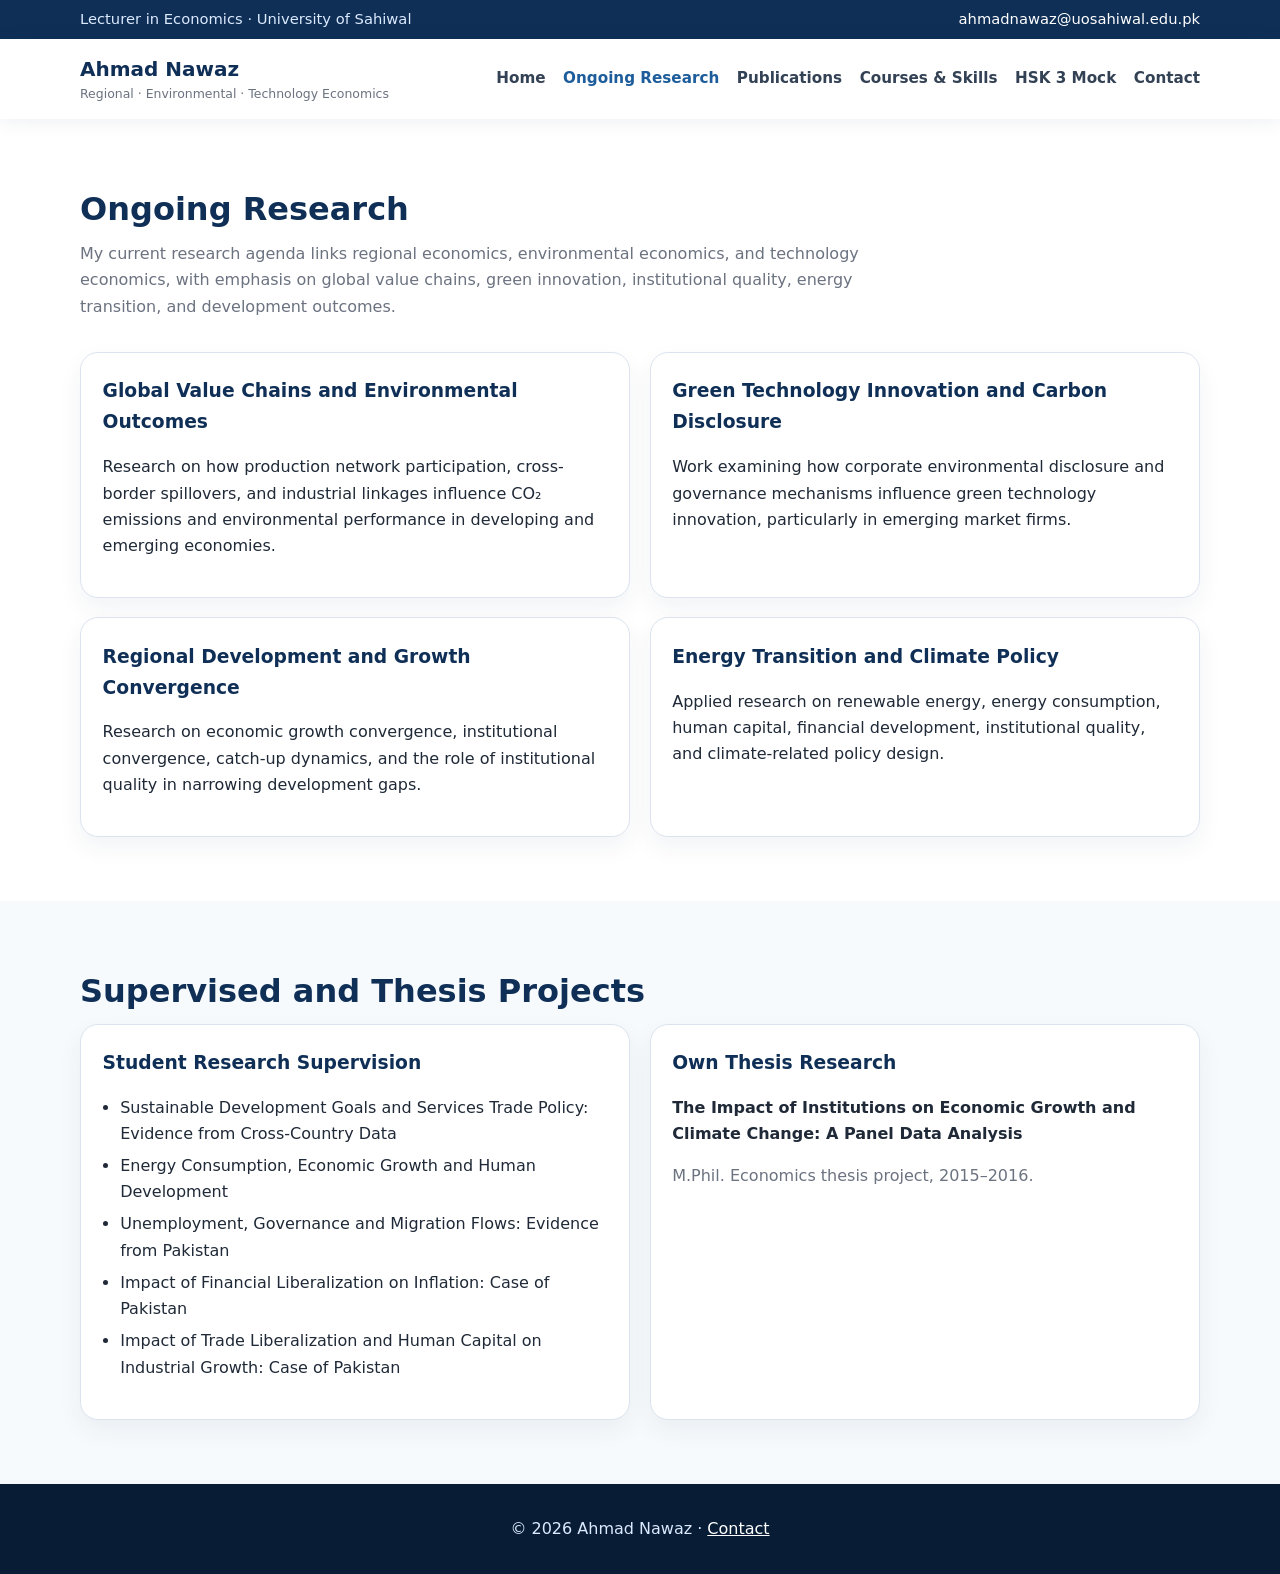
<file: ongoing-research.html>
<!DOCTYPE html><html lang="en"><head><meta charset="UTF-8"><meta name="viewport" content="width=device-width, initial-scale=1.0"><title>Ongoing Research | Ahmad Nawaz</title><link rel="stylesheet" href="styles.css"></head><body>
<div class="topbar"><div class="container"><span>Lecturer in Economics · University of Sahiwal</span><span><a href="mailto:ahmadnawaz@uosahiwal.edu.pk">ahmadnawaz@uosahiwal.edu.pk</a></span></div></div><nav class="navbar"><div class="container nav-inner"><a class="brand" href="index.html">Ahmad Nawaz<span>Regional · Environmental · Technology Economics</span></a><div class="nav-links"><a href="index.html">Home</a><a class="active" href="ongoing-research.html">Ongoing Research</a><a href="publications.html">Publications</a><a href="courses-skills.html">Courses & Skills</a><a href="hsk3-mock.html">HSK 3 Mock</a><a href="contact.html">Contact</a></div></div></nav>
<section class="section alt"><div class="container"><h1 class="section-title">Ongoing Research</h1><p class="section-lead">My current research agenda links regional economics, environmental economics, and technology economics, with emphasis on global value chains, green innovation, institutional quality, energy transition, and development outcomes.</p><div class="grid two"><div class="card"><h3>Global Value Chains and Environmental Outcomes</h3><p>Research on how production network participation, cross-border spillovers, and industrial linkages influence CO₂ emissions and environmental performance in developing and emerging economies.</p></div><div class="card"><h3>Green Technology Innovation and Carbon Disclosure</h3><p>Work examining how corporate environmental disclosure and governance mechanisms influence green technology innovation, particularly in emerging market firms.</p></div><div class="card"><h3>Regional Development and Growth Convergence</h3><p>Research on economic growth convergence, institutional convergence, catch-up dynamics, and the role of institutional quality in narrowing development gaps.</p></div><div class="card"><h3>Energy Transition and Climate Policy</h3><p>Applied research on renewable energy, energy consumption, human capital, financial development, institutional quality, and climate-related policy design.</p></div></div></div></section>
<section class="section"><div class="container"><h2 class="section-title">Supervised and Thesis Projects</h2><div class="grid two"><div class="card"><h3>Student Research Supervision</h3><ul class="list-clean"><li>Sustainable Development Goals and Services Trade Policy: Evidence from Cross-Country Data</li><li>Energy Consumption, Economic Growth and Human Development</li><li>Unemployment, Governance and Migration Flows: Evidence from Pakistan</li><li>Impact of Financial Liberalization on Inflation: Case of Pakistan</li><li>Impact of Trade Liberalization and Human Capital on Industrial Growth: Case of Pakistan</li></ul></div><div class="card"><h3>Own Thesis Research</h3><p><strong>The Impact of Institutions on Economic Growth and Climate Change: A Panel Data Analysis</strong></p><p class="muted">M.Phil. Economics thesis project, 2015–2016.</p></div></div></div></section>
<footer class="footer"><div class="container">© 2026 Ahmad Nawaz · <a href="contact.html">Contact</a></div></footer></body></html>
</file>
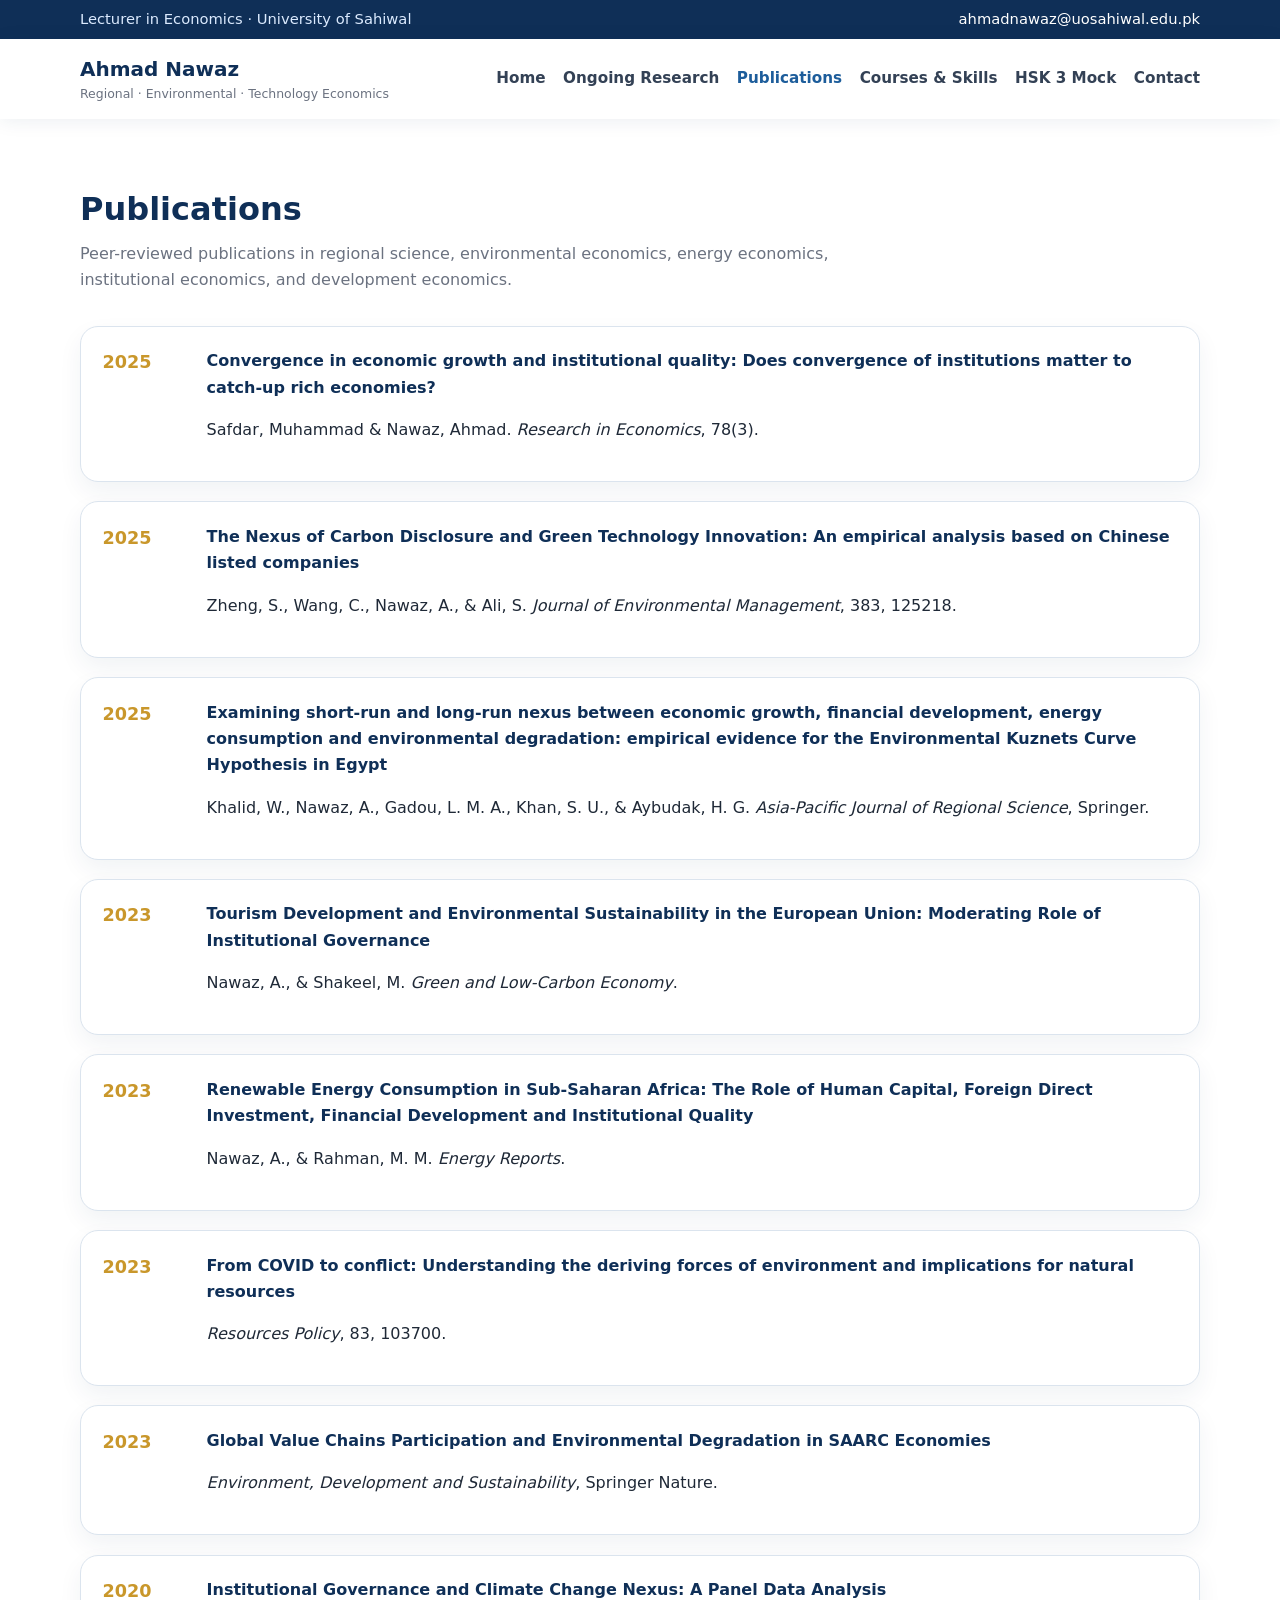
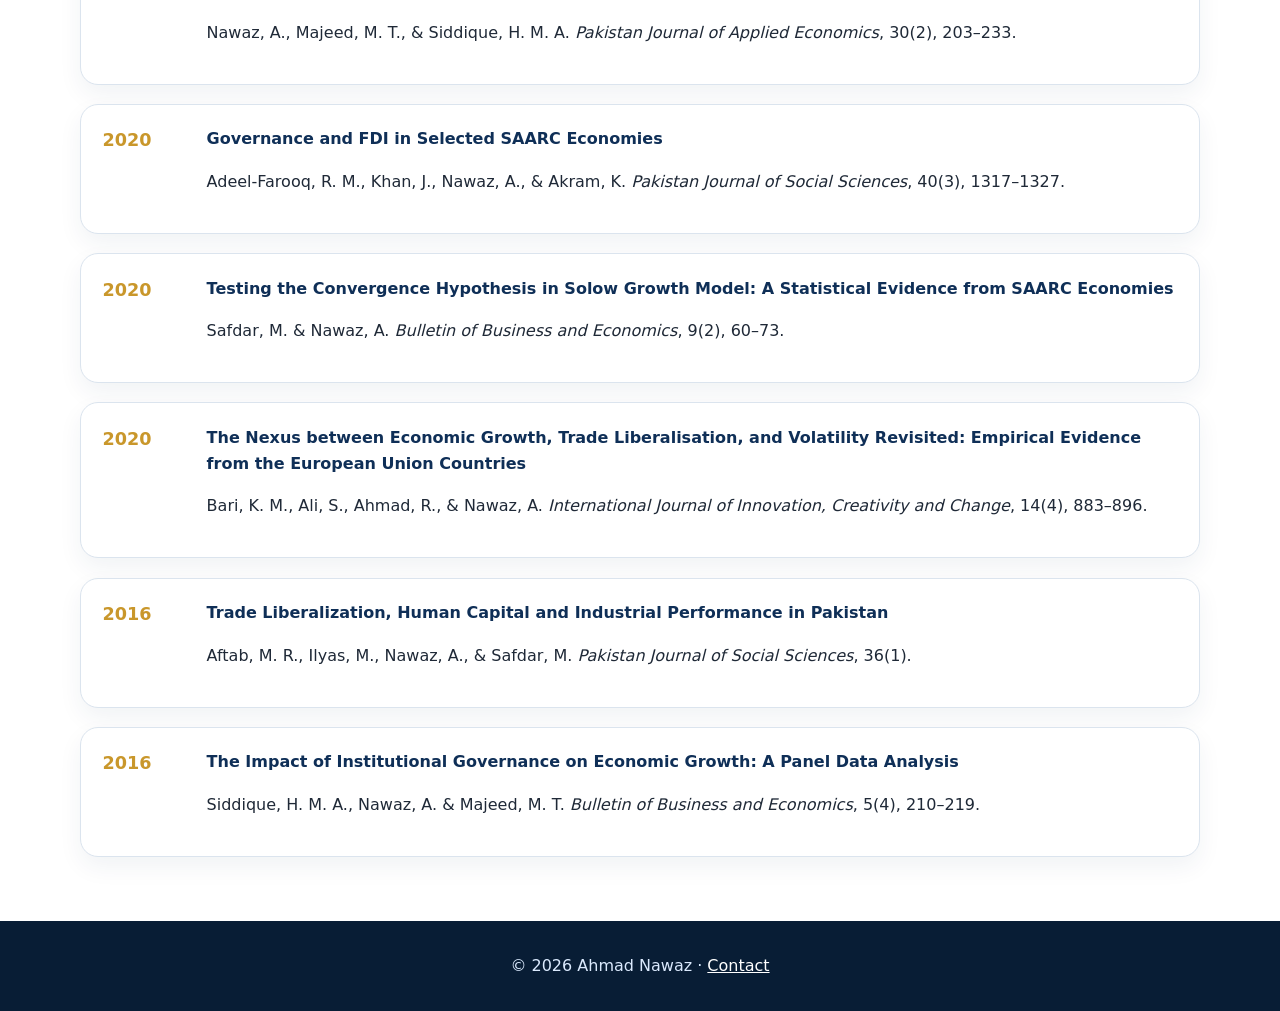
<file: publications.html>
<!DOCTYPE html><html lang="en"><head><meta charset="UTF-8"><meta name="viewport" content="width=device-width, initial-scale=1.0"><title>Publications | Ahmad Nawaz</title><link rel="stylesheet" href="styles.css"></head><body>
<div class="topbar"><div class="container"><span>Lecturer in Economics · University of Sahiwal</span><span><a href="mailto:ahmadnawaz@uosahiwal.edu.pk">ahmadnawaz@uosahiwal.edu.pk</a></span></div></div><nav class="navbar"><div class="container nav-inner"><a class="brand" href="index.html">Ahmad Nawaz<span>Regional · Environmental · Technology Economics</span></a><div class="nav-links"><a href="index.html">Home</a><a href="ongoing-research.html">Ongoing Research</a><a class="active" href="publications.html">Publications</a><a href="courses-skills.html">Courses & Skills</a><a href="hsk3-mock.html">HSK 3 Mock</a><a href="contact.html">Contact</a></div></div></nav>
<section class="section alt"><div class="container"><h1 class="section-title">Publications</h1><p class="section-lead">Peer-reviewed publications in regional science, environmental economics, energy economics, institutional economics, and development economics.</p><div class="grid">
<div class="card pub"><div class="year">2025</div><div><div class="pub-title">Convergence in economic growth and institutional quality: Does convergence of institutions matter to catch-up rich economies?</div><p>Safdar, Muhammad & Nawaz, Ahmad. <em>Research in Economics</em>, 78(3).</p></div></div>
<div class="card pub"><div class="year">2025</div><div><div class="pub-title">The Nexus of Carbon Disclosure and Green Technology Innovation: An empirical analysis based on Chinese listed companies</div><p>Zheng, S., Wang, C., Nawaz, A., & Ali, S. <em>Journal of Environmental Management</em>, 383, 125218.</p></div></div>
<div class="card pub"><div class="year">2025</div><div><div class="pub-title">Examining short-run and long-run nexus between economic growth, financial development, energy consumption and environmental degradation: empirical evidence for the Environmental Kuznets Curve Hypothesis in Egypt</div><p>Khalid, W., Nawaz, A., Gadou, L. M. A., Khan, S. U., & Aybudak, H. G. <em>Asia-Pacific Journal of Regional Science</em>, Springer.</p></div></div>
<div class="card pub"><div class="year">2023</div><div><div class="pub-title">Tourism Development and Environmental Sustainability in the European Union: Moderating Role of Institutional Governance</div><p>Nawaz, A., & Shakeel, M. <em>Green and Low-Carbon Economy</em>.</p></div></div>
<div class="card pub"><div class="year">2023</div><div><div class="pub-title">Renewable Energy Consumption in Sub-Saharan Africa: The Role of Human Capital, Foreign Direct Investment, Financial Development and Institutional Quality</div><p>Nawaz, A., & Rahman, M. M. <em>Energy Reports</em>.</p></div></div>
<div class="card pub"><div class="year">2023</div><div><div class="pub-title">From COVID to conflict: Understanding the deriving forces of environment and implications for natural resources</div><p><em>Resources Policy</em>, 83, 103700.</p></div></div>
<div class="card pub"><div class="year">2023</div><div><div class="pub-title">Global Value Chains Participation and Environmental Degradation in SAARC Economies</div><p><em>Environment, Development and Sustainability</em>, Springer Nature.</p></div></div>
<div class="card pub"><div class="year">2020</div><div><div class="pub-title">Institutional Governance and Climate Change Nexus: A Panel Data Analysis</div><p>Nawaz, A., Majeed, M. T., & Siddique, H. M. A. <em>Pakistan Journal of Applied Economics</em>, 30(2), 203–233.</p></div></div>
<div class="card pub"><div class="year">2020</div><div><div class="pub-title">Governance and FDI in Selected SAARC Economies</div><p>Adeel-Farooq, R. M., Khan, J., Nawaz, A., & Akram, K. <em>Pakistan Journal of Social Sciences</em>, 40(3), 1317–1327.</p></div></div>
<div class="card pub"><div class="year">2020</div><div><div class="pub-title">Testing the Convergence Hypothesis in Solow Growth Model: A Statistical Evidence from SAARC Economies</div><p>Safdar, M. & Nawaz, A. <em>Bulletin of Business and Economics</em>, 9(2), 60–73.</p></div></div>
<div class="card pub"><div class="year">2020</div><div><div class="pub-title">The Nexus between Economic Growth, Trade Liberalisation, and Volatility Revisited: Empirical Evidence from the European Union Countries</div><p>Bari, K. M., Ali, S., Ahmad, R., & Nawaz, A. <em>International Journal of Innovation, Creativity and Change</em>, 14(4), 883–896.</p></div></div>
<div class="card pub"><div class="year">2016</div><div><div class="pub-title">Trade Liberalization, Human Capital and Industrial Performance in Pakistan</div><p>Aftab, M. R., Ilyas, M., Nawaz, A., & Safdar, M. <em>Pakistan Journal of Social Sciences</em>, 36(1).</p></div></div>
<div class="card pub"><div class="year">2016</div><div><div class="pub-title">The Impact of Institutional Governance on Economic Growth: A Panel Data Analysis</div><p>Siddique, H. M. A., Nawaz, A. & Majeed, M. T. <em>Bulletin of Business and Economics</em>, 5(4), 210–219.</p></div></div>
</div></div></section><footer class="footer"><div class="container">© 2026 Ahmad Nawaz · <a href="contact.html">Contact</a></div></footer></body></html>
</file>
<file: styles.css>
:root{
  --navy:#0f2f57; --blue:#1d5d9b; --sky:#eef6ff; --gold:#c9972b; --ink:#1f2937; --muted:#6b7280; --line:#dbe4ee; --white:#fff;
}
*{box-sizing:border-box} html{scroll-behavior:smooth} body{margin:0;font-family:Inter,system-ui,-apple-system,Segoe UI,Roboto,Arial,sans-serif;color:var(--ink);background:#f7fafc;line-height:1.65}.container{width:min(1120px,92%);margin:auto}.topbar{background:var(--navy);color:#dbeafe;font-size:.92rem}.topbar .container{display:flex;justify-content:space-between;gap:1rem;padding:.45rem 0;flex-wrap:wrap}.topbar a{color:#fff;text-decoration:none}.navbar{position:sticky;top:0;z-index:20;background:rgba(255,255,255,.96);backdrop-filter:blur(8px);box-shadow:0 2px 18px rgba(15,47,87,.08)}.nav-inner{display:flex;align-items:center;justify-content:space-between;padding:.9rem 0}.brand{font-weight:800;color:var(--navy);font-size:1.25rem;text-decoration:none}.brand span{display:block;font-weight:500;color:var(--muted);font-size:.78rem;margin-top:-.15rem}.nav-links{display:flex;gap:1.1rem;flex-wrap:wrap}.nav-links a{text-decoration:none;color:#334155;font-weight:600;font-size:.95rem}.nav-links a:hover,.nav-links a.active{color:var(--blue)}.hero{background:linear-gradient(135deg,var(--navy),#184f87 60%,#2b79b8);color:white;padding:4.5rem 0 3.8rem}.hero-grid{display:grid;grid-template-columns:300px 1fr;gap:2.8rem;align-items:center}.photo-frame{width:300px;max-width:100%;height:390px;border-radius:28px;overflow:hidden;border:6px solid rgba(255,255,255,.75);background:#dbeafe;box-shadow:0 18px 40px rgba(0,0,0,.24)}.profile-photo{width:100%;height:100%;display:block;object-fit:cover;object-position:center 22%}.hero h1{font-size:clamp(2.2rem,5vw,4rem);line-height:1.05;margin:.2rem 0}.hero .tagline{font-size:1.25rem;opacity:.95;margin:0 0 1.1rem}.pill-row{display:flex;flex-wrap:wrap;gap:.65rem;margin:1.2rem 0}.pill{background:rgba(255,255,255,.14);border:1px solid rgba(255,255,255,.28);padding:.45rem .75rem;border-radius:999px;font-size:.92rem}.button-row{display:flex;flex-wrap:wrap;gap:.8rem;margin-top:1.4rem}.btn{display:inline-flex;align-items:center;gap:.45rem;border-radius:999px;padding:.75rem 1rem;text-decoration:none;font-weight:700}.btn.primary{background:white;color:var(--navy)}.btn.secondary{border:1px solid rgba(255,255,255,.55);color:white}.section{padding:4rem 0}.section.alt{background:white}.section-title{font-size:2rem;color:var(--navy);margin:0 0 .35rem}.section-lead{color:var(--muted);max-width:820px;margin:0 0 2rem}.grid{display:grid;gap:1.2rem}.grid.two{grid-template-columns:repeat(2,minmax(0,1fr))}.grid.three{grid-template-columns:repeat(3,minmax(0,1fr))}.card{background:white;border:1px solid var(--line);border-radius:18px;padding:1.35rem;box-shadow:0 10px 24px rgba(15,47,87,.06)}.card h3{color:var(--navy);margin:.1rem 0 .35rem}.card .meta{color:var(--blue);font-weight:700;font-size:.94rem}.muted{color:var(--muted)}.timeline{border-left:3px solid #cfe1f5;padding-left:1.2rem}.timeline-item{position:relative;margin-bottom:1.4rem}.timeline-item:before{content:"";position:absolute;left:-1.65rem;top:.35rem;width:.85rem;height:.85rem;border-radius:999px;background:var(--gold);border:3px solid white;box-shadow:0 0 0 2px var(--gold)}.pub{display:grid;grid-template-columns:88px 1fr;gap:1rem}.year{font-weight:800;color:var(--gold);font-size:1.1rem}.pub-title{font-weight:800;color:var(--navy)}.list-clean{padding-left:1.1rem}.list-clean li{margin:.35rem 0}.footer{background:#081d35;color:#dbeafe;padding:2rem 0;text-align:center}.footer a{color:white}.contact-grid{display:grid;grid-template-columns:1.2fr .8fr;gap:1.4rem}.badge{display:inline-block;background:var(--sky);border:1px solid #cfe1f5;color:var(--navy);font-weight:700;padding:.35rem .7rem;border-radius:999px;margin:.25rem}.notice{background:#fff8e6;border-left:5px solid var(--gold);padding:1rem;border-radius:12px;color:#5f4200}.course-list{columns:2;column-gap:2rem}.course-list li{break-inside:avoid;margin-bottom:.45rem}@media(max-width:800px){.hero-grid,.grid.two,.grid.three,.contact-grid{grid-template-columns:1fr}.hero{text-align:center}.photo-frame{margin:auto;width:min(300px,90vw);height:390px}.profile-photo{margin:auto}.pill-row,.button-row{justify-content:center}.nav-links{gap:.65rem}.course-list{columns:1}}

.announcement-float{position:fixed;top:6.2rem;right:clamp(1rem,4vw,2rem);z-index:30;width:min(350px,calc(100vw - 2rem));animation:announcement-drift 16s ease-in-out infinite;filter:drop-shadow(0 18px 30px rgba(8,29,53,.22))}.announcement-card{position:relative;overflow:hidden;background:linear-gradient(145deg,rgba(255,255,255,.98),rgba(238,246,255,.97));border:1px solid rgba(201,151,43,.45);border-radius:22px;padding:1.15rem 1.2rem 1.2rem;box-shadow:inset 0 1px 0 rgba(255,255,255,.85)}.announcement-card:before{content:"";position:absolute;inset:0 0 auto 0;height:5px;background:linear-gradient(90deg,var(--gold),var(--blue),var(--navy))}.announcement-kicker{display:inline-flex;align-items:center;gap:.45rem;color:var(--blue);font-size:.76rem;font-weight:800;letter-spacing:.08em;text-transform:uppercase}.announcement-kicker i{color:var(--gold)}.announcement-card .announcement-title{color:var(--navy);font-size:1.12rem;line-height:1.25;margin:.4rem 0 .45rem;font-weight:800}.announcement-card p{font-size:.92rem;line-height:1.55;color:#334155;margin:0 0 .8rem}.announcement-doi{display:block;color:var(--muted);font-size:.8rem;font-weight:700;margin:-.25rem 0 .7rem}.announcement-link{display:inline-flex;align-items:center;gap:.45rem;text-decoration:none;background:var(--navy);color:white;font-weight:800;font-size:.86rem;padding:.55rem .75rem;border-radius:999px;box-shadow:0 8px 18px rgba(15,47,87,.18)}.announcement-link:hover{background:var(--blue);transform:translateY(-1px)}@keyframes announcement-drift{0%,100%{transform:translateY(0)}50%{transform:translateY(28px)}}@media(prefers-reduced-motion:reduce){.announcement-float{animation:none}.announcement-link:hover{transform:none}}@media(max-width:800px){.announcement-float{position:static;width:min(92%,420px);margin:1rem auto -1.2rem;animation:none}.announcement-card{text-align:left}.announcement-card .announcement-title{font-size:1.05rem}}
</file>
